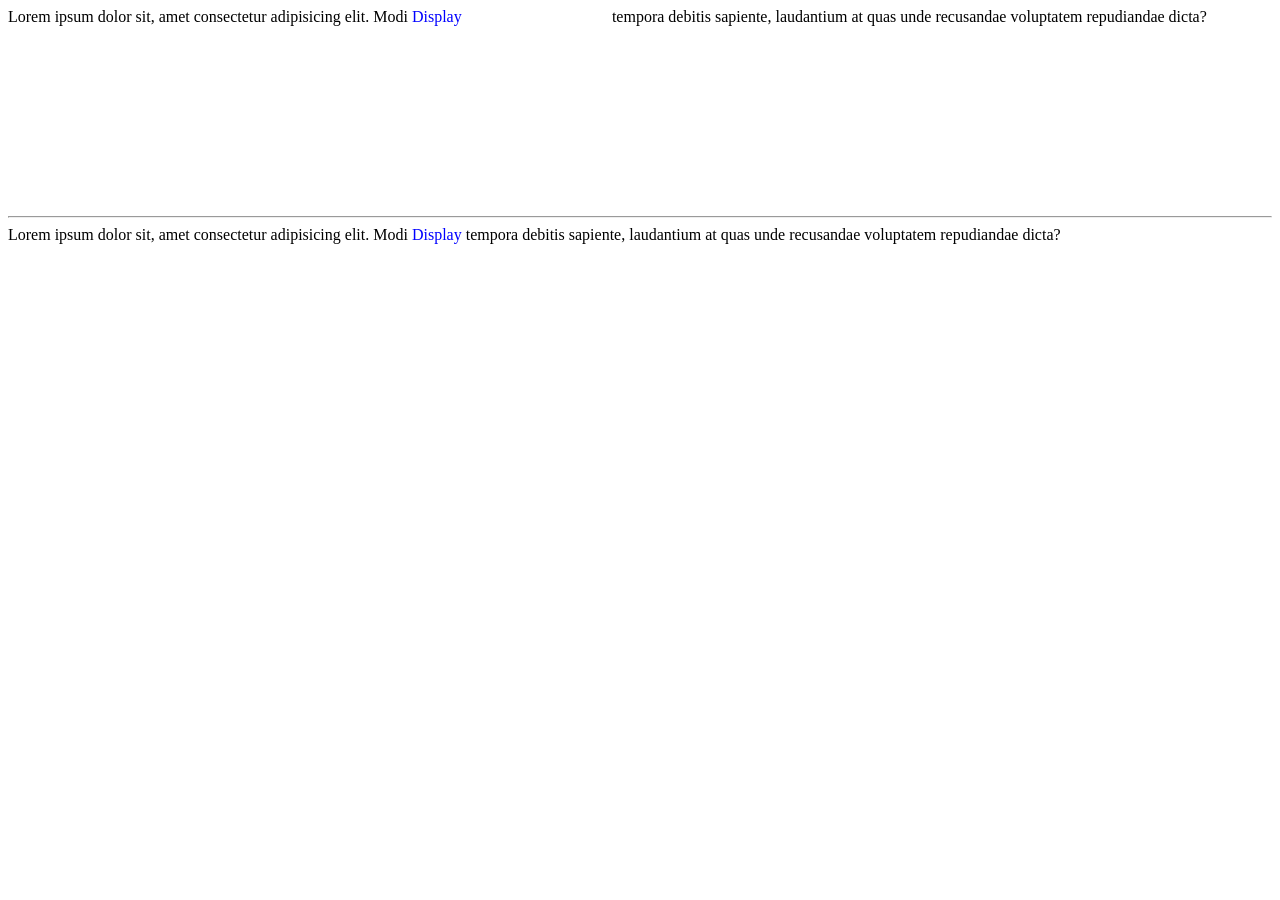
<file: 2_display_fundamental.html>
<!DOCTYPE html>
<html lang="en">
<head>
    <meta charset="UTF-8">
    <meta name="viewport" content="width=device-width, initial-scale=1.0">
    <title>Belajar Display Fundamental</title>
    <style>
        div{
            color: blue;
            display: inline-block;
            width: 200px;
            height: 200px;
        }

        span{
            color: blue;
        }
    </style>
    <!-- block vs inline -->
    <!-- div membawa display bawaaan block -->
    <!-- display: block akan langsung menyendiri atau langsung turun ke bawah -->
    <!-- span membawa display bawaaan inline -->
    <!-- dengan display inline-block kita bisa ubah panjang dan lebar dari div -->
</head>
<body>
    <section>
        Lorem ipsum dolor sit, amet consectetur adipisicing elit.
        Modi <div>Display</div>tempora debitis sapiente, laudantium
        at quas unde recusandae voluptatem repudiandae dicta?
        <hr>
        Lorem ipsum dolor sit, amet consectetur adipisicing elit.
        Modi <span>Display</span> tempora debitis sapiente, laudantium
        at quas unde recusandae voluptatem repudiandae dicta?
    </section>

    
</body>
</html>
</file>
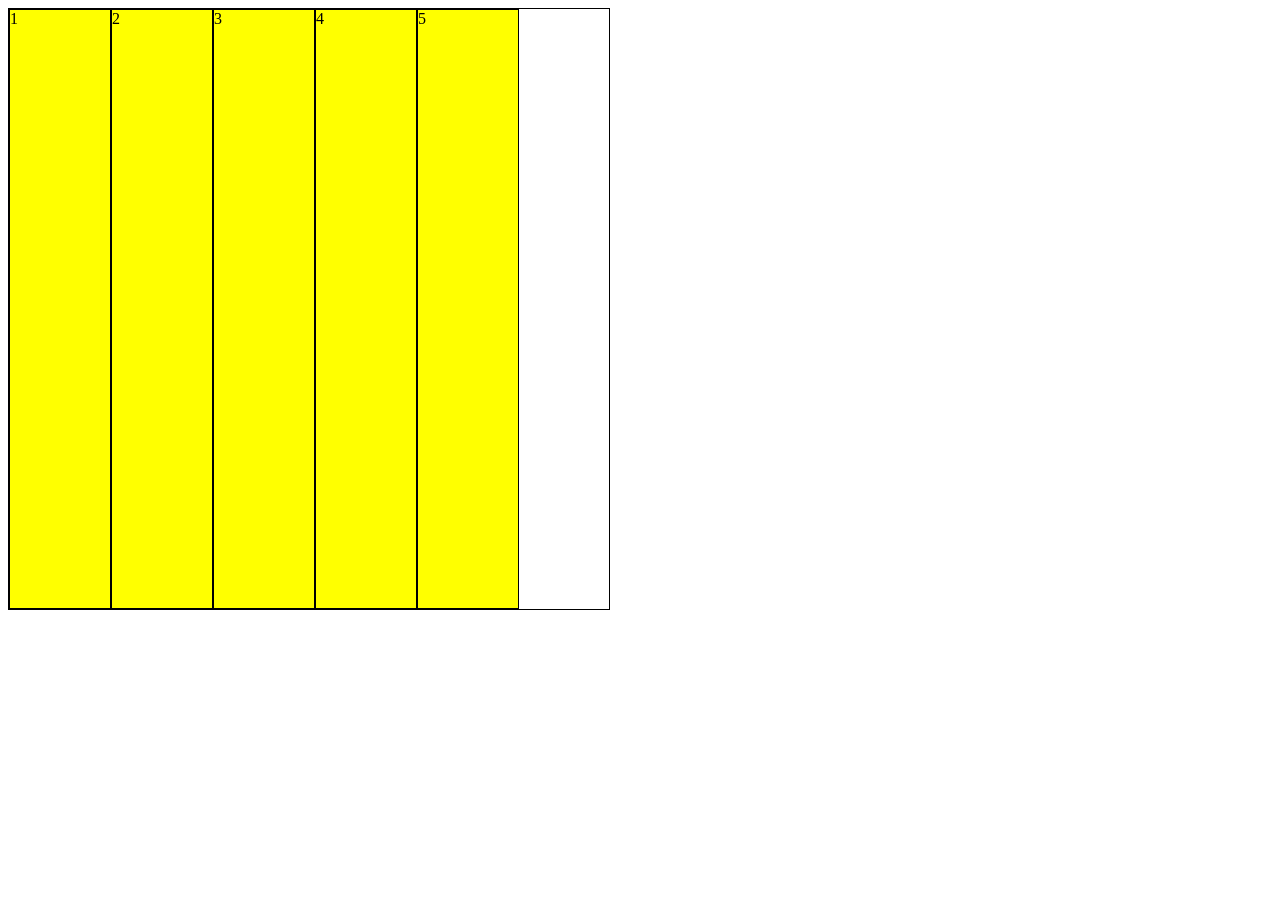
<file: 3_display_flex.html>
<!DOCTYPE html>
<html lang="en">
<head>
    <meta charset="UTF-8">
    <meta name="viewport" content="width=device-width, initial-scale=1.0">
    <title>Belajar Display Fundamental</title>
    <style>
        /* div{
            color: blue;
            display: inline-block;
            width: 200px;
            height: 200px;
        }

        span{
            color: blue;
        } */

        section {
            border: 1px solid black;
            width: 600px;
            height: 600px;
            display: flex; 
            /* display flex menyebabkan semua div menjadi satu baris ke kanan */
            flex-direction: row;
            /* flex-direction defaultnya adalah row, nilainya bisa juga row-reverse atau column-reverse*/
            flex-wrap: wrap;
            /* jika nilainya wrap maka dia tidak memaksakan satu baris tapi turun ke bawah atau tidak memaksakan sedangkan jika nowrap maka dia akan memaksakan satu baris */
            justify-content: flex-start;
            /* justify-content memiliki nilai default flex-start berfungsi untuk mengatur secara horizontal, untuk memindahkannya ke kanan maka dengan flex-end, selain itu nilainya bisa juga center, space-around (memberikan jarak antar div), space between, space-evenly */
            align-items: stretch;
            /* align-items memiliki nilai default flex-start fungsinya untuk menyesuaikan/mengatur secara vertikal, jika nilainya stretch maka tinggi div akan menyesuaikan dengan tinggi section, dan untuk menggunakan strecth ini maka kita hapus dulu tinggi dari div nya, 
            tapi kalau dia tidak memiliki tinggi tapi menggunakan selain stretch maka tingginya akan menyesuaikan dengan kontennya */
        }

        div {
            width: 100px;
            /* height: 100px; */
            background-color: yellow;
            border: 1px solid black
        }

    </style>

</head>
<body>

    <section>
        <div>1</div>
        <div>2</div>
        <div>3</div>
        <div>4</div>
        <div>5</div>
    </section>
    <!-- <section>
        Lorem ipsum dolor sit, amet consectetur adipisicing elit.
        Modi <div>Display</div>tempora debitis sapiente, laudantium
        at quas unde recusandae voluptatem repudiandae dicta?
        <hr>
        Lorem ipsum dolor sit, amet consectetur adipisicing elit.
        Modi <span>Display</span> tempora debitis sapiente, laudantium
        at quas unde recusandae voluptatem repudiandae dicta?
    </section> -->

    
</body>
</html>
</file>
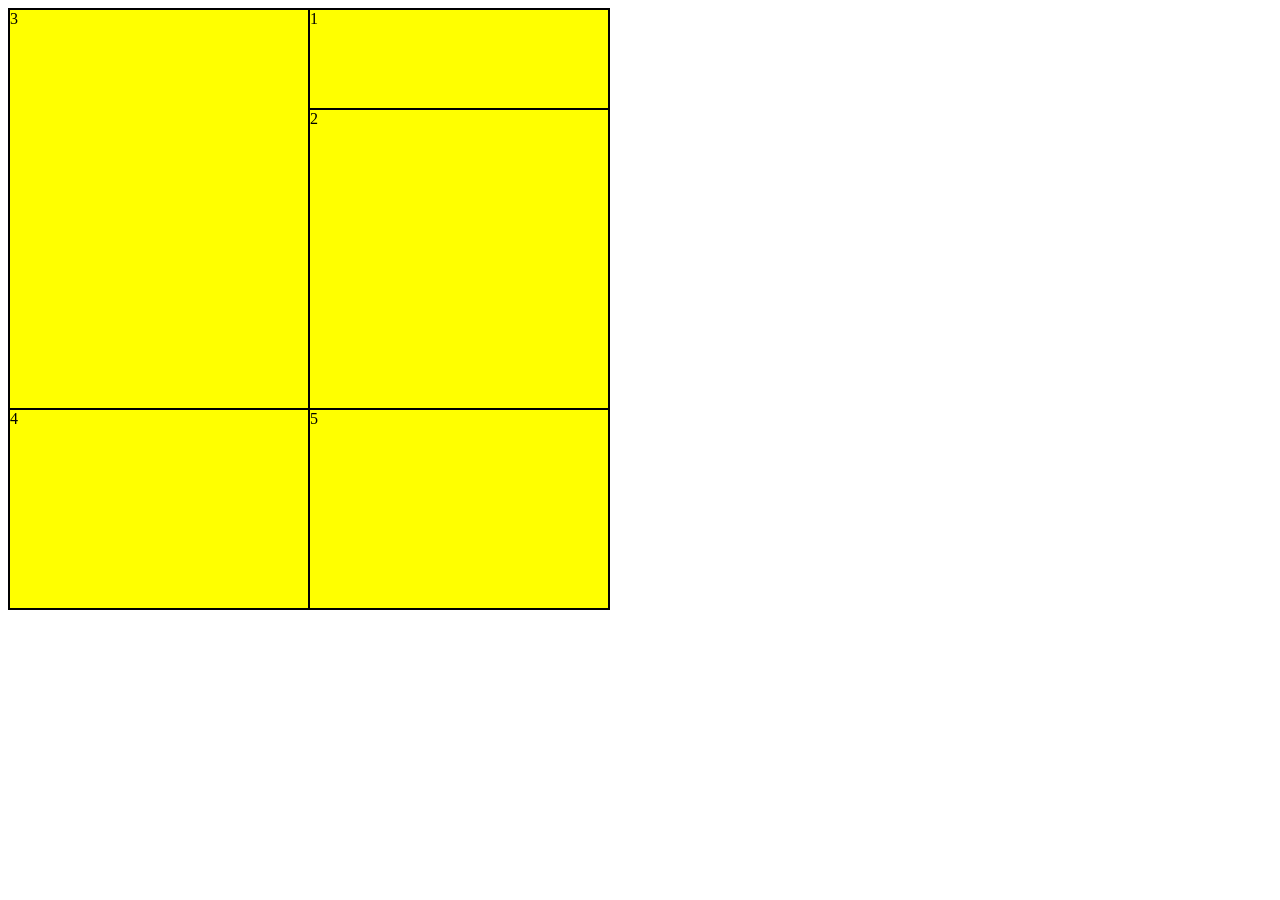
<file: 4_display_grid.html>
<!DOCTYPE html>
<html lang="en">
<head>
    <meta charset="UTF-8">
    <meta name="viewport" content="width=device-width, initial-scale=1.0">
    <title>Belajar Display Fundamental</title>
    <style>
        /* div{
            color: blue;
            display: inline-block;
            width: 200px;
            height: 200px;
        }

        span{
            color: blue;
        } */

        section {
            border: 1px solid black;
            width: 600px;
            height: 600px;
            display: grid; 
            /* grid-template-columns: 1fr 2fr; */
            /* maksud dari kode di atas bahwa akan terbagi menjadi dua kolom, kolom pertama sebesar 1 fr dan kolom kedua 2fr
            fr merupakan satuan yang membagi berdasarkan bagian, sehingga pada contoh di atas ada 3 kolom yang dibagi 1 : 2 */
           
            grid-auto-columns: repeat(2, 1fr);
            /* selain menggunakan grid-template-columns: 1fr 2fr; juga bisa dengan repeat */
            grid-template-rows: 1fr 3fr 2fr;

            grid-template-areas: 
            "tiga satu"
            "tiga dua"
            "empat lima"
            ;

            /* satu tanda petik artinya satu baris */
            
        }

        div {
            /* width: 100px; */
            /* height: 100px; */
            background-color: yellow;
            border: 1px solid black
        }

        #satu{
            grid-area: satu;
        }

        #dua{
            grid-area: dua;
        }

        #tiga{
            grid-area: tiga;
        }

        #empat{
            grid-area: empat;
        }

        #lima{
            grid-area: lima;
        }

    </style>

</head>
<body>

    <section>
        <div id="satu">1</div>
        <div id="dua">2</div>
        <div id="tiga">3</div>
        <div id="empat">4</div>
        <div id="lima">5</div>
    </section>

</body>
</html>
</file>
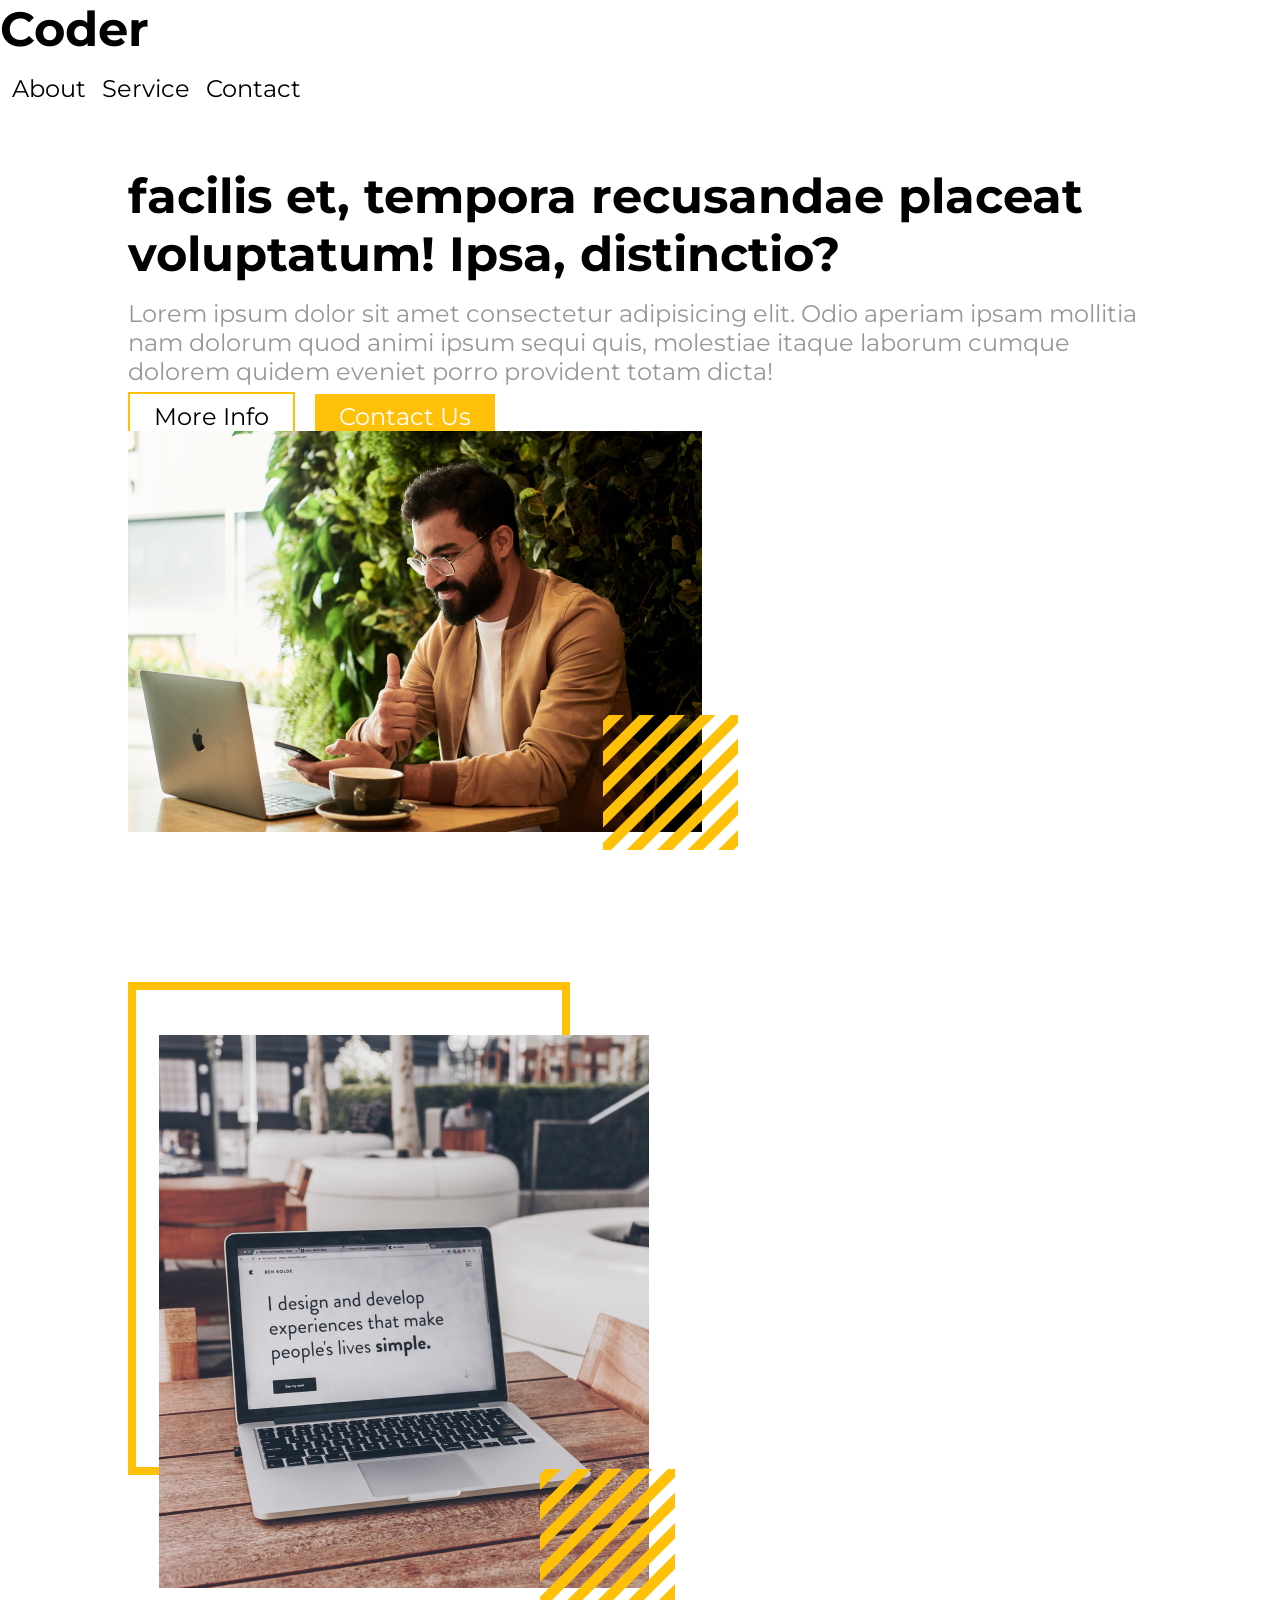
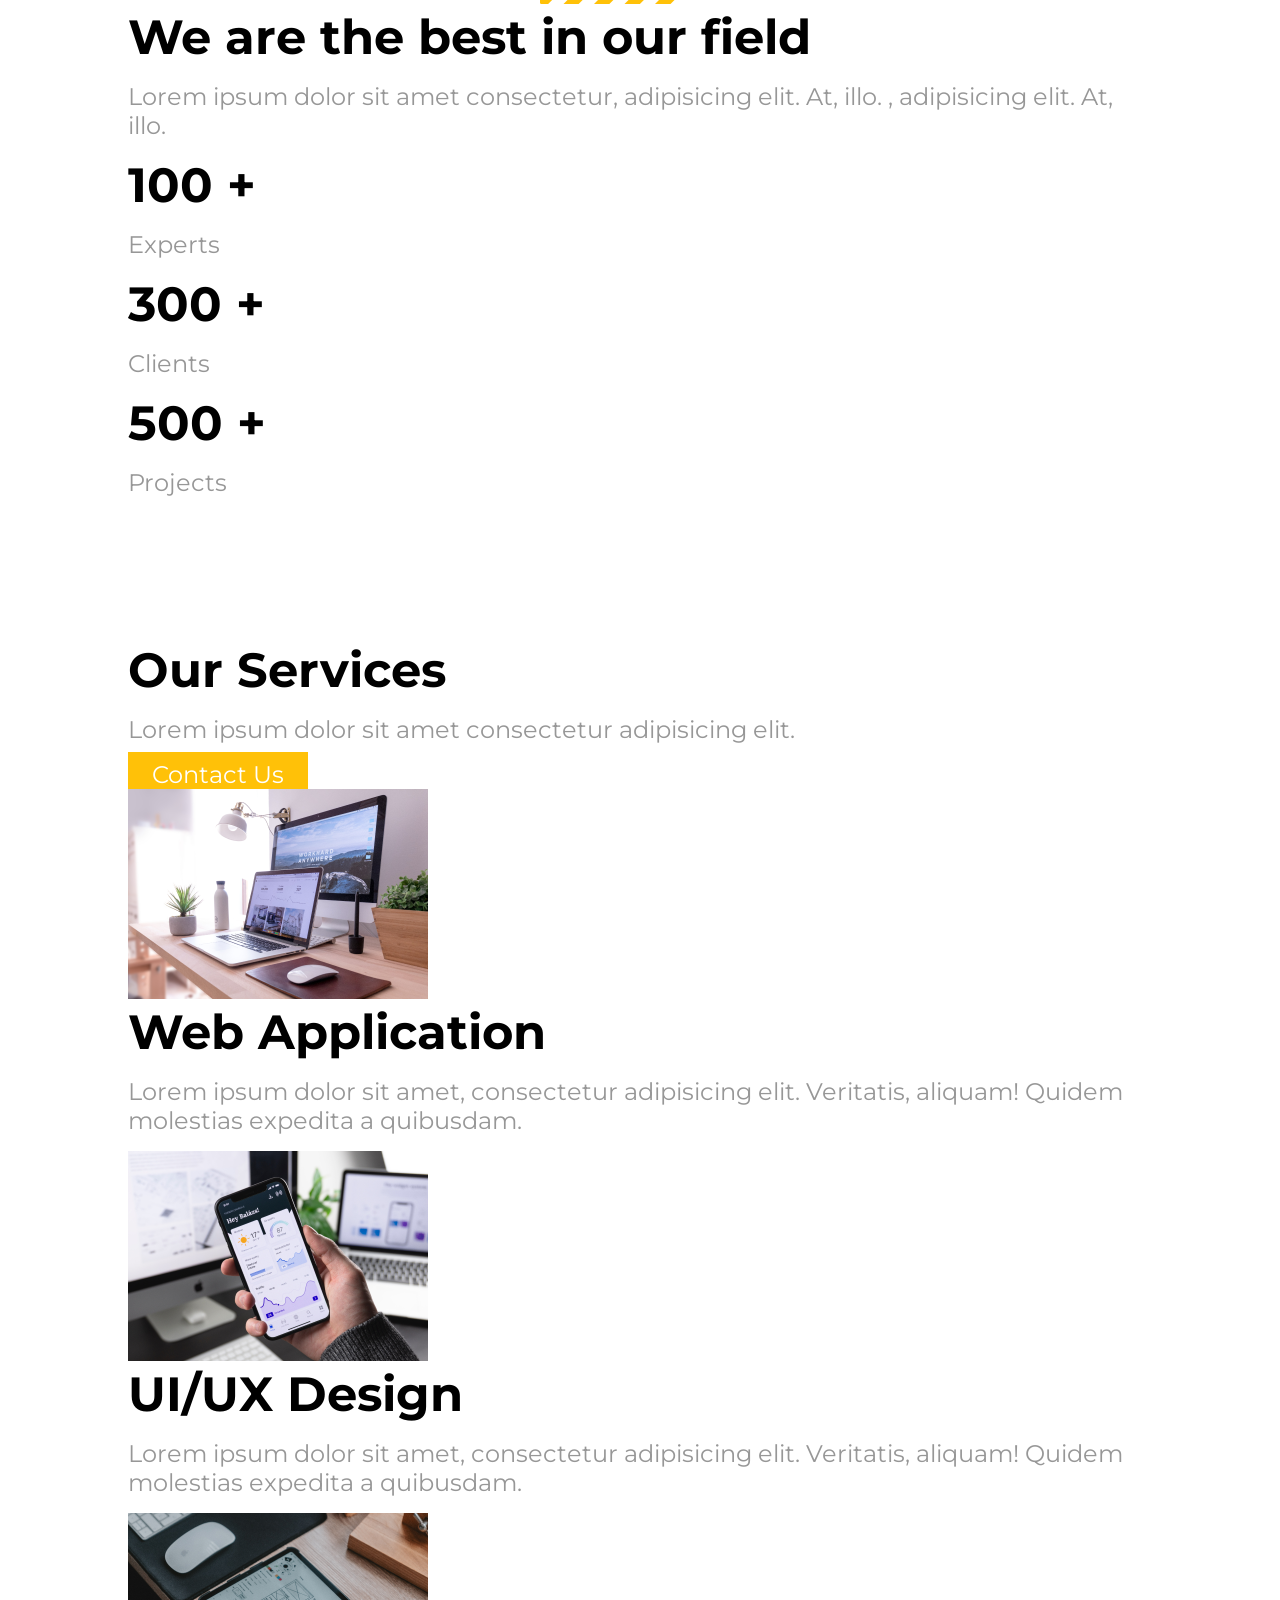
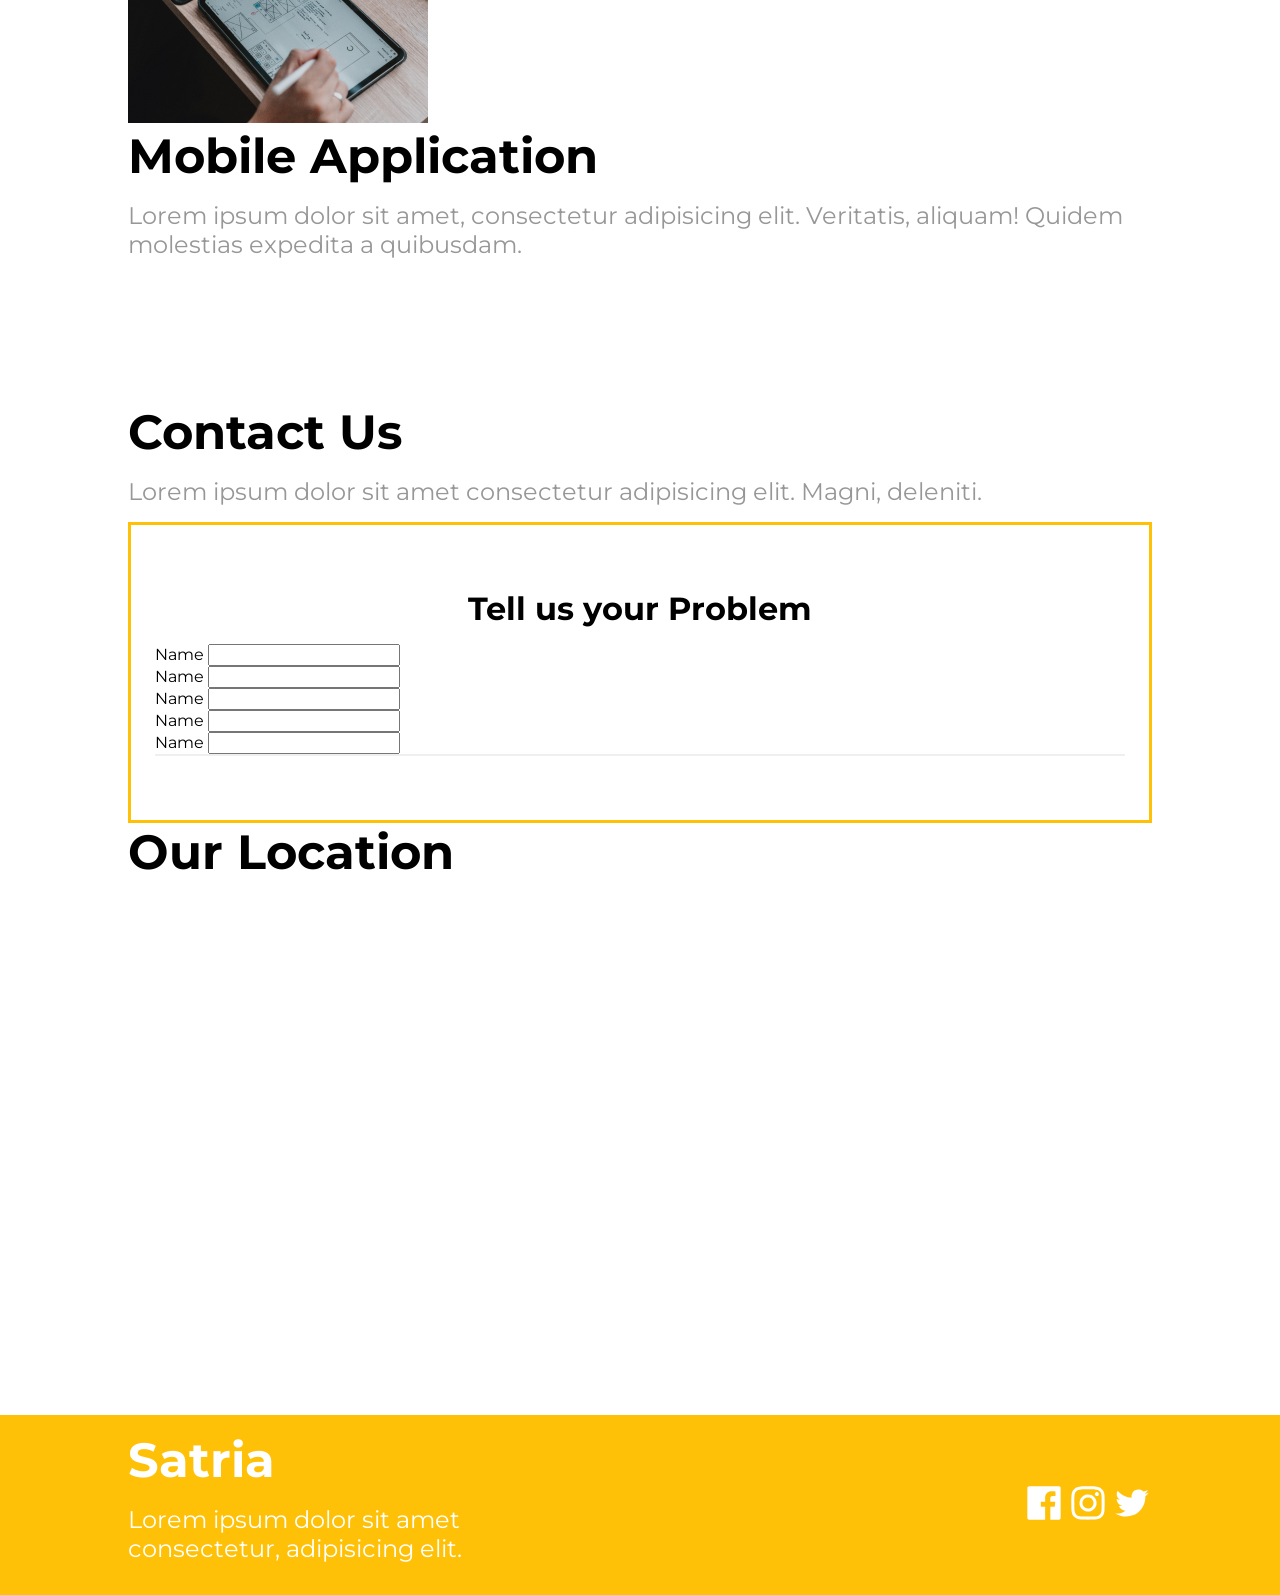
<file: 5_proyek_2.html>
<!-- copy dulu code dari file 1_proyek_1.html -->

<!DOCTYPE html>
<html lang="en">
<head>
    <meta charset="UTF-8">
    <meta name="viewport" content="width=device-width, initial-scale=1.0">
    <title>Coder</title>
    <link rel="preconnect" href="https://fonts.googleapis.com">
    <link rel="preconnect" href="https://fonts.gstatic.com" crossorigin>
    <link href="https://fonts.googleapis.com/css2?family=Montserrat:ital,wght@0,100..900;1,100..900&family=Poppins:wght@300;400;500;600;700;800;900&display=swap" rel="stylesheet">
    <link rel="stylesheet" href="style.css">
</head>
<body>
    <header>
        <h1>Coder</h1>
        <nav>
            <a href="">About</a>
            <a href="">Service</a>
            <a href="">Contact</a>

        </nav>
    </header>
    <section class="landing">
        <div>
            <h1>facilis et, tempora recusandae placeat voluptatum! Ipsa, distinctio?</h1>
            <p>Lorem ipsum dolor sit amet consectetur adipisicing elit. Odio aperiam ipsam mollitia nam dolorum quod animi ipsum sequi quis, molestiae itaque laborum cumque dolorem quidem eveniet porro provident totam dicta!</p>
            <div>
                <a class="btn btn-alt" href="">More Info</a>
                <a class="btn" href="">Contact Us</a>
            </div>
        </div>
        <div>
            <img src="images/landing.png" alt="Landing Image">
        </div>
    </section>

    <section>
        <div>
            <img src="images/about.png" alt="">
        </div>
        <div>
            <h1>We are the best in our field</h1>
            <p>Lorem ipsum dolor sit amet consectetur, adipisicing elit. At, illo. , adipisicing elit. At, illo.</p>
            <div>
                <div>
                    <h1>100 +</h1>
                    <div></div>
                    <p>Experts</p>
                </div>
                <div>
                    <h1>300 +</h1>
                    <div></div>
                    <p>Clients</p>
                </div>
                <div>
                    <h1>500 +</h1>
                    <div></div>
                    <p>Projects</p>
                </div>
            </div>
        </div>
    </section>

    <section>
        <div>
            <div>
                <h1>Our Services</h1>
                <p>Lorem ipsum dolor sit amet consectetur adipisicing elit.</p>
            </div>
            <a href="" class="btn">Contact Us</a>
        </div>
        <div>
            <div>
                <img src="images/service1.png" alt="">
                <h1>Web Application</h1>
                <p>Lorem ipsum dolor sit amet, consectetur adipisicing elit. Veritatis, aliquam! Quidem molestias expedita a quibusdam.</p>
            </div>
            <div>
                <img src="images/service2.png" alt="">
                <h1>UI/UX Design</h1>
                <p>Lorem ipsum dolor sit amet, consectetur adipisicing elit. Veritatis, aliquam! Quidem molestias expedita a quibusdam.</p>
            </div>
            <div>
                <img src="images/service3.png" alt="">
                <h1>Mobile Application</h1>
                <p>Lorem ipsum dolor sit amet, consectetur adipisicing elit. Veritatis, aliquam! Quidem molestias expedita a quibusdam.</p>
            </div>
        </div>
    </section>

    <section>
        <h1>Contact Us</h1>
        <p>Lorem ipsum dolor sit amet consectetur adipisicing elit. Magni, deleniti.</p>
        <div>
            <div>
                <form action="">
                    <h1>Tell us your Problem</h1>
                    <div>
                        <div>
                            <label for="">Name</label>
                            <input type="text">
                        </div>
                        <div>
                            <label for="">Name</label>
                            <input type="text">
                        </div>
                        <div>
                            <label for="">Name</label>
                            <input type="text">
                        </div>
                        <div>
                            <label for="">Name</label>
                            <input type="text">
                        </div>
                        <div>
                            <label for="">Name</label>
                            <input type="text">
                        </div>
                    </div>
                    <button></button>
                </form>
            </div>
            <div>
                <h1>Our Location</h1>
                <iframe src="https://www.google.com/maps/embed?pb=!1m18!1m12!1m3!1d3983.0310403794024!2d114.62615357366396!3d-3.342493241328066!2m3!1f0!2f0!3f0!3m2!1i1024!2i768!4f13.1!3m3!1m2!1s0x2de426b0e6f405a1%3A0x3a8f7f2bc2d70ffa!2sKPKNL%20Banjarmasin!5e0!3m2!1sen!2sid!4v1707985629302!5m2!1sen!2sid" width="600" height="450" style="border:0;" allowfullscreen="" loading="lazy" referrerpolicy="no-referrer-when-downgrade"></iframe>
            </div>
        </div>
    </section>

    <footer>
        <div>
            <h1>Satria</h1>
            <p>Lorem ipsum dolor sit amet consectetur, adipisicing elit. </p>
        </div>
        <div>
            <img src="images/Facebook.svg" alt="">
            <img src="images/Instagram.svg" alt="">
            <img src="images/Twitter.svg" alt="">
        </div>
    </footer>
    
</body>
</html>
</file>
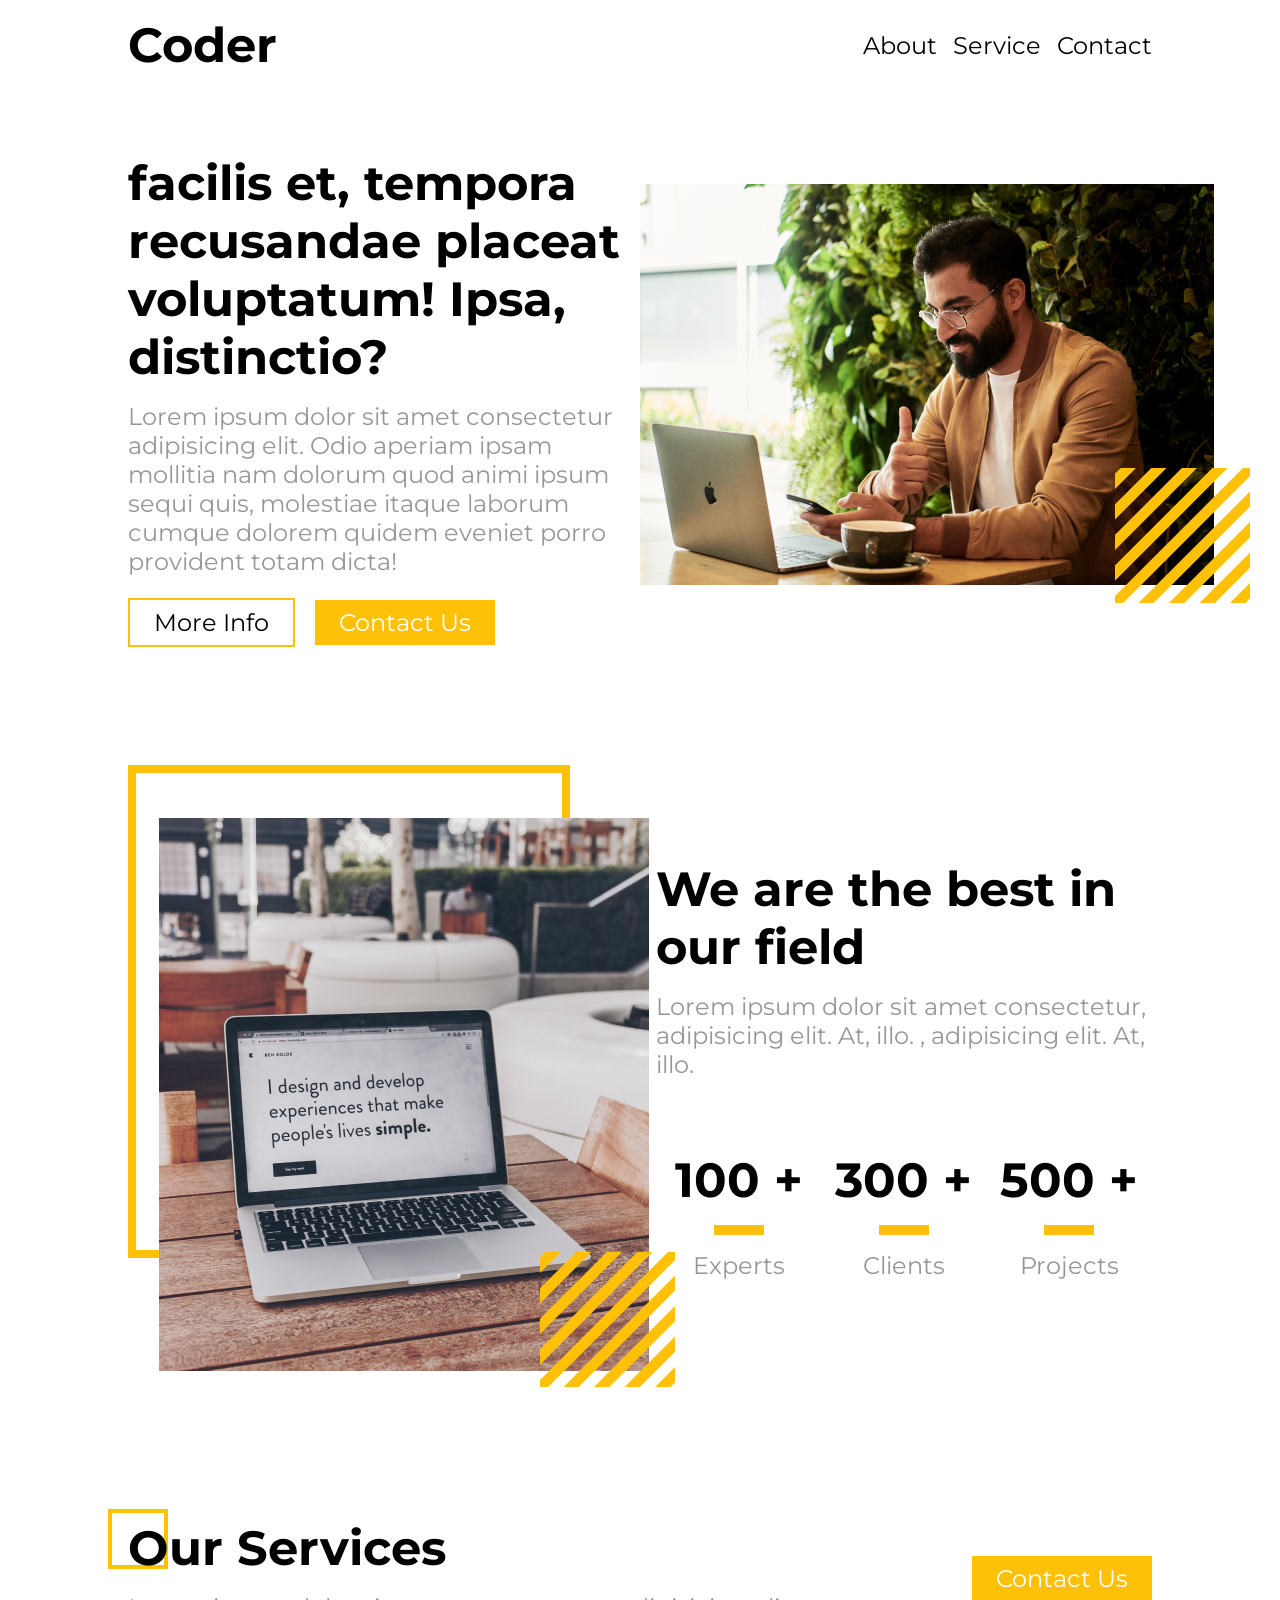
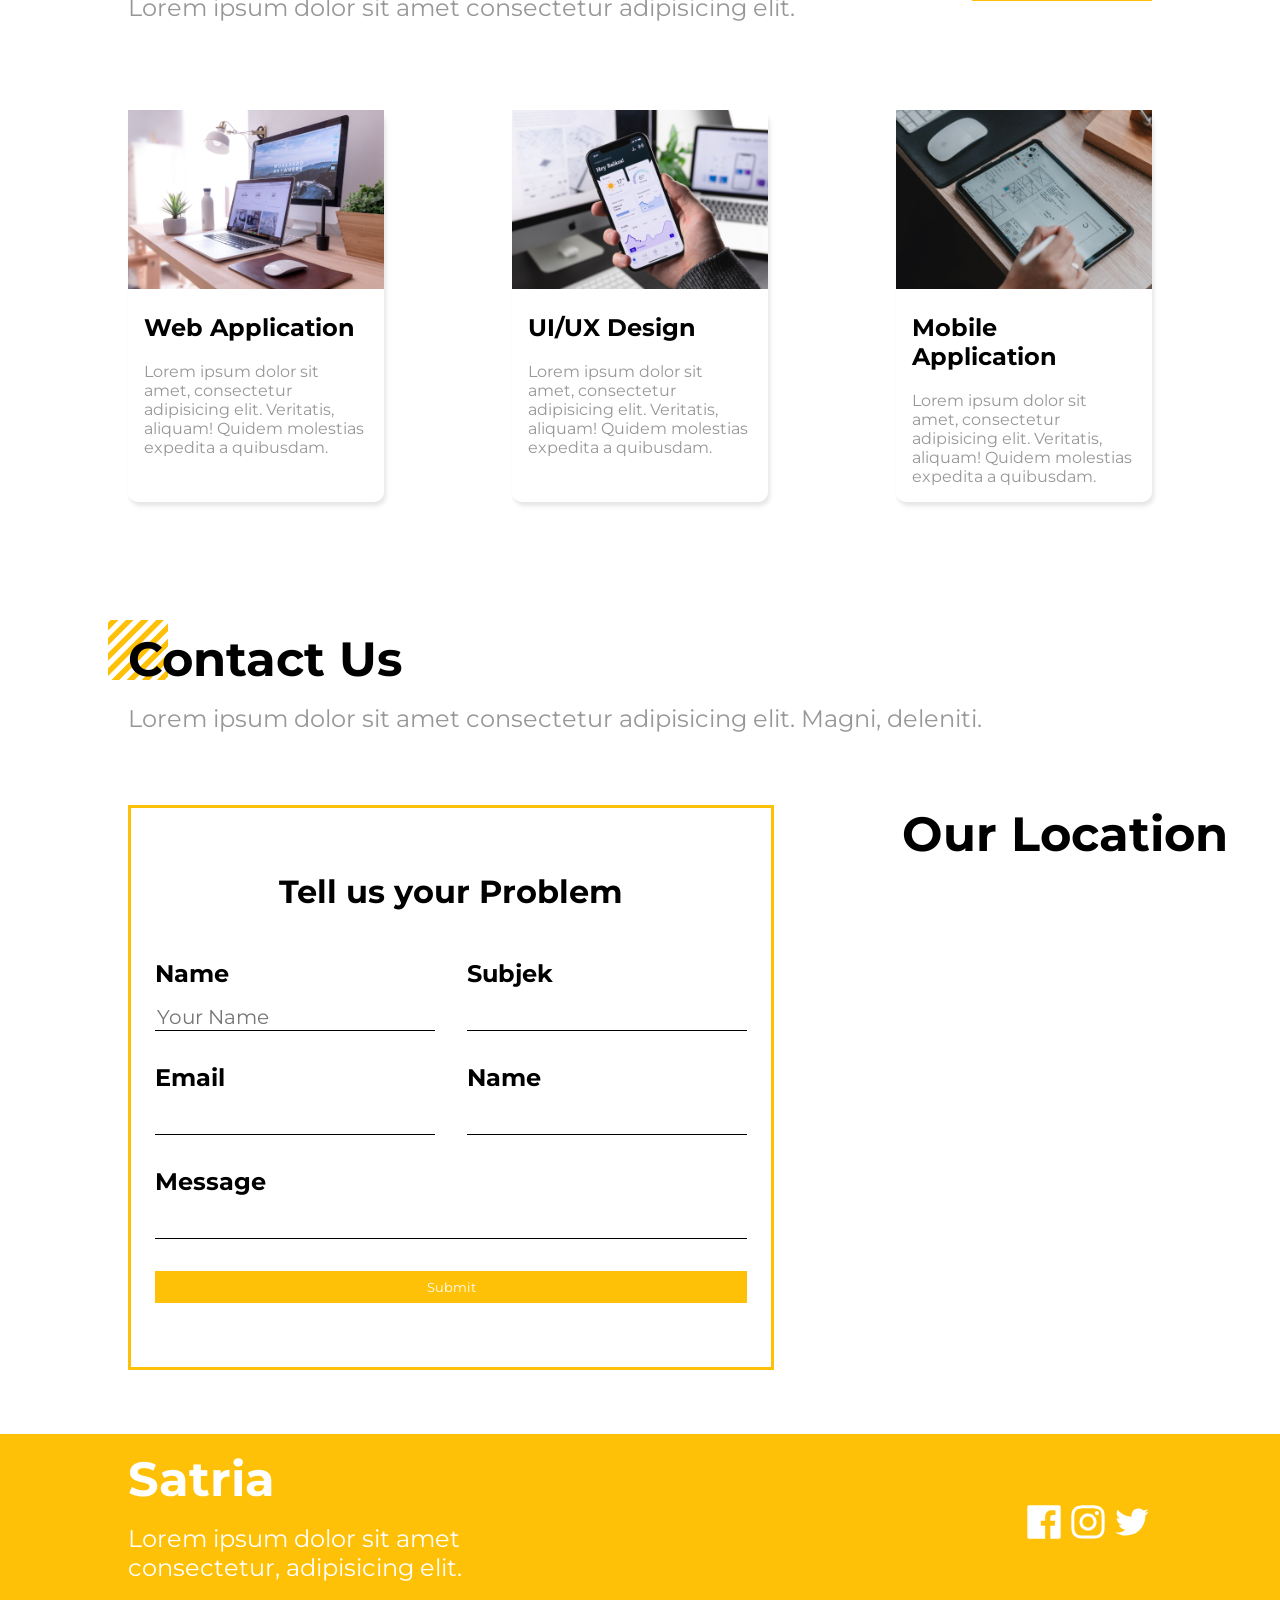
<file: 6_proyek_3.html>
<!-- copy dulu code dari file 1_proyek_1.html -->

<!DOCTYPE html>
<html lang="en">
<head>
    <meta charset="UTF-8">
    <meta name="viewport" content="width=device-width, initial-scale=1.0">
    <title>Coder</title>
    <link rel="preconnect" href="https://fonts.googleapis.com">
    <link rel="preconnect" href="https://fonts.gstatic.com" crossorigin>
    <link href="https://fonts.googleapis.com/css2?family=Montserrat:ital,wght@0,100..900;1,100..900&family=Poppins:wght@300;400;500;600;700;800;900&display=swap" rel="stylesheet">
    <link rel="stylesheet" href="style.css">
</head>
<body>
    <header id="header">
        <h1>Coder</h1>
        <nav>
            <a href="">About</a>
            <a href="">Service</a>
            <a href="">Contact</a>

        </nav>
    </header>
    <section id="landing">
        <div>
            <h1>facilis et, tempora recusandae placeat voluptatum! Ipsa, distinctio?</h1>
            <p>Lorem ipsum dolor sit amet consectetur adipisicing elit. Odio aperiam ipsam mollitia nam dolorum quod animi ipsum sequi quis, molestiae itaque laborum cumque dolorem quidem eveniet porro provident totam dicta!</p>
            <div>
                <a class="btn btn-alt" href="">More Info</a>
                <a class="btn" href="">Contact Us</a>
            </div>
        </div>
        <div>
            <img src="images/landing.png" alt="Landing Image">
        </div>
    </section>

    <section id="about">
        <div>
            <img src="images/about.png" alt="">
        </div>
        <div>
            <h1>We are the best in our field</h1>
            <p>Lorem ipsum dolor sit amet consectetur, adipisicing elit. At, illo. , adipisicing elit. At, illo.</p>
            <div id="about-stats">
                <div class="about-stats-item">
                    <h1>100 +</h1>
                    <div></div>
                    <p>Experts</p>
                </div>
                <div class="about-stats-item">
                    <h1>300 +</h1>
                    <div></div>
                    <p>Clients</p>
                </div>
                <div class="about-stats-item">
                    <h1>500 +</h1>
                    <div></div>
                    <p>Projects</p>
                </div>
            </div>
        </div>
    </section>

    <section id="service">
        <div class="service-header">
            <div>
                <h1>Our Services</h1>
                <p>Lorem ipsum dolor sit amet consectetur adipisicing elit.</p>
            </div>
            <a href="" class="btn">Contact Us</a>
        </div>
        <div class="service-detail">
            <div class="service-detail-item">
                <img src="images/service1.png" alt="">
                <h2>Web Application</h1>
                <p>Lorem ipsum dolor sit amet, consectetur adipisicing elit. Veritatis, aliquam! Quidem molestias expedita a quibusdam.</p>
            </div>
            <div class="service-detail-item">
                <img src="images/service2.png" alt="">
                <h2>UI/UX Design</h1>
                <p>Lorem ipsum dolor sit amet, consectetur adipisicing elit. Veritatis, aliquam! Quidem molestias expedita a quibusdam.</p>
            </div>
            <div class="service-detail-item">
                <img src="images/service3.png" alt="">
                <h2>Mobile Application</h1>
                <p>Lorem ipsum dolor sit amet, consectetur adipisicing elit. Veritatis, aliquam! Quidem molestias expedita a quibusdam.</p>
            </div>
        </div>
    </section>

    <section id="contact">
        <h1>Contact Us</h1>
        <p>Lorem ipsum dolor sit amet consectetur adipisicing elit. Magni, deleniti.</p>
        <div class="contact-detail">
      
                <form action="">
                    <h1>Tell us your Problem</h1>
                    <div class="form-group">
                        <div id="input-name" class="input-group">
                            <label for="">Name</label>
                            <input type="text" placeholder="Your Name">
                        </div>
                        <div id="input-subjek" class="input-group">
                            <label for="">Subjek</label>
                            <input type="text">
                        </div>
                        <div id="input-email" class="input-group">
                            <label for="">Email</label>
                            <input type="text">
                        </div>
                        <div id="input-phone" class="input-group">
                            <label for="">Name</label>
                            <input type="text">
                        </div>
                        <div id="input-message" class="input-group">
                            <label for="">Message</label>
                            <input type="text">
                        </div>

                    </div>
                    <button class="btn">Submit</button>
                </form>
            <div>
                <h1>Our Location</h1>
                <iframe src="https://www.google.com/maps/embed?pb=!1m18!1m12!1m3!1d3983.0310403794024!2d114.62615357366396!3d-3.342493241328066!2m3!1f0!2f0!3f0!3m2!1i1024!2i768!4f13.1!3m3!1m2!1s0x2de426b0e6f405a1%3A0x3a8f7f2bc2d70ffa!2sKPKNL%20Banjarmasin!5e0!3m2!1sen!2sid!4v1707985629302!5m2!1sen!2sid" width="600" height="450" style="border:0;" allowfullscreen="" loading="lazy" referrerpolicy="no-referrer-when-downgrade"></iframe>
            </div>
        </div>
    </section>

    <footer>
        <div>
            <h1>Satria</h1>
            <p>Lorem ipsum dolor sit amet consectetur, adipisicing elit. </p>
        </div>
        <div class="social-icons">
            <img src="images/Facebook.svg" alt="">
            <img src="images/Instagram.svg" alt="">
            <img src="images/Twitter.svg" alt="">
        </div>
    </footer>
    
</body>
</html>
</file>
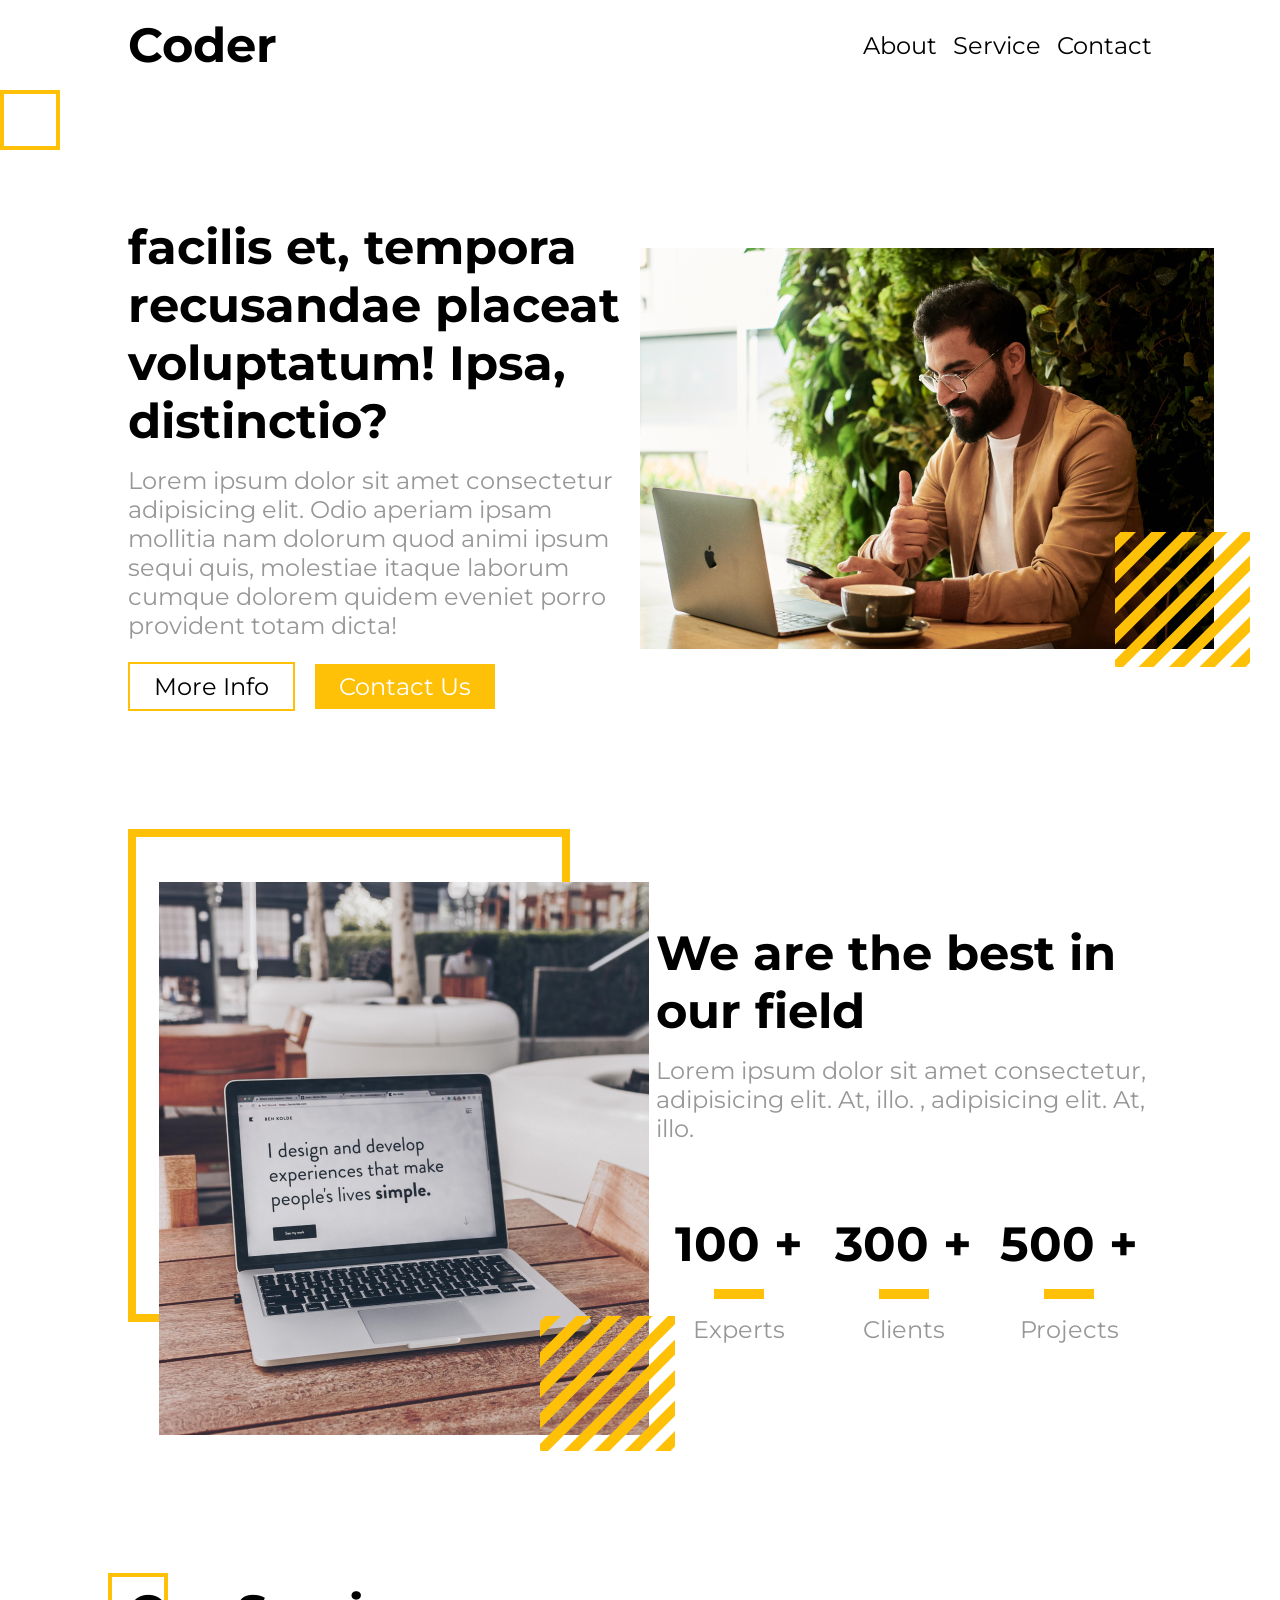
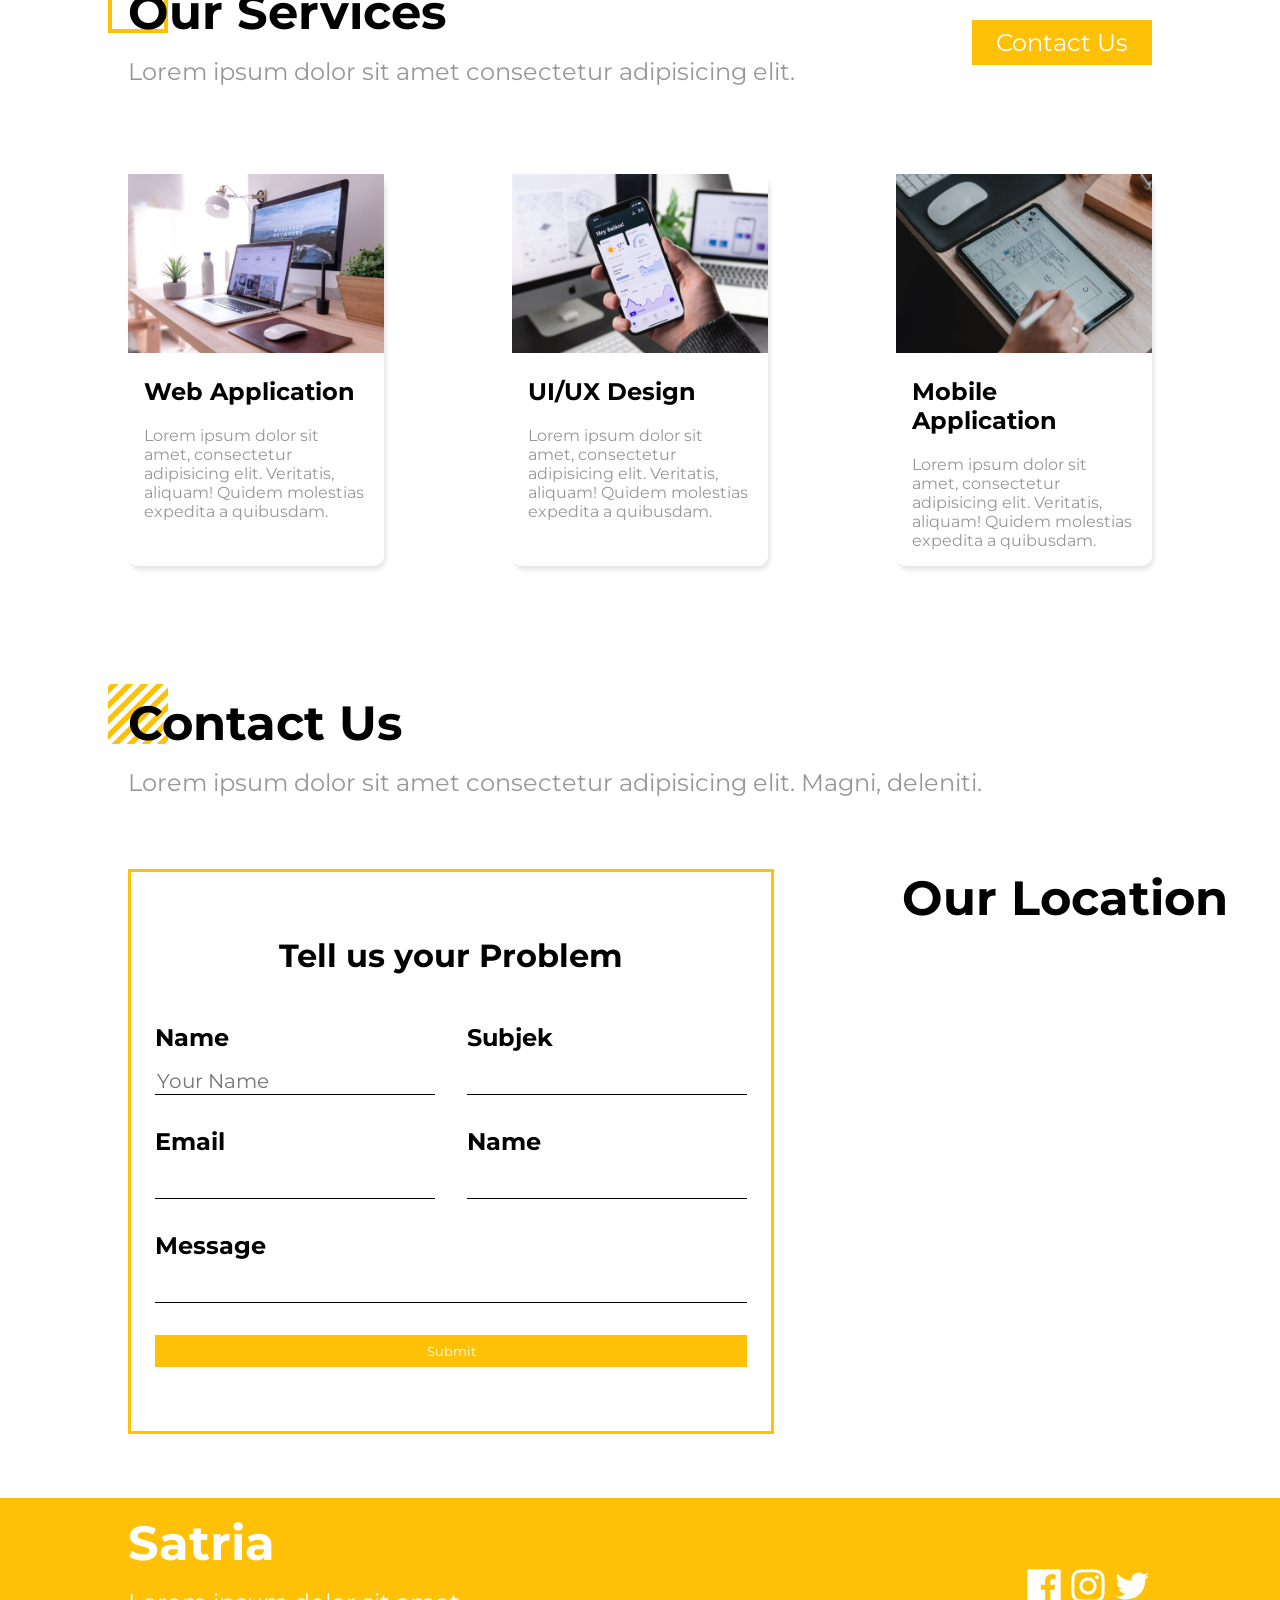
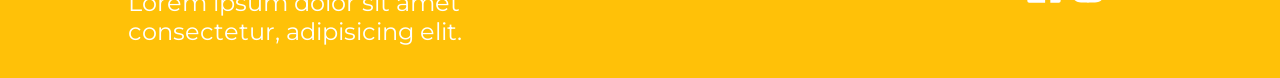
<file: 7_position.html>
<!-- copy dulu code dari file 1_proyek_1.html -->

<!DOCTYPE html>
<html lang="en">
<head>
    <meta charset="UTF-8">
    <meta name="viewport" content="width=device-width, initial-scale=1.0">
    <title>Coder</title>
    <link rel="preconnect" href="https://fonts.googleapis.com">
    <link rel="preconnect" href="https://fonts.gstatic.com" crossorigin>
    <link href="https://fonts.googleapis.com/css2?family=Montserrat:ital,wght@0,100..900;1,100..900&family=Poppins:wght@300;400;500;600;700;800;900&display=swap" rel="stylesheet">
    <link rel="stylesheet" href="style.css">
</head>
<body>
    <header id="header">
        <h1>Coder</h1>
        <nav>
            <a href="">About</a>
            <a href="">Service</a>
            <a href="">Contact</a>

        </nav>
    </header>
    <div id="dummy">
        <img src="images/accent1.svg" alt="">
    </div>
    <section id="landing">
        <div>
            <h1>facilis et, tempora recusandae placeat voluptatum! Ipsa, distinctio?</h1>
            <p>Lorem ipsum dolor sit amet consectetur adipisicing elit. Odio aperiam ipsam mollitia nam dolorum quod animi ipsum sequi quis, molestiae itaque laborum cumque dolorem quidem eveniet porro provident totam dicta!</p>
            <div>
                <a class="btn btn-alt" href="">More Info</a>
                <a class="btn" href="">Contact Us</a>
            </div>
        </div>
        <div>
            <img src="images/landing.png" alt="Landing Image">
        </div>
    </section>

    <section id="about">
        <div>
            <img src="images/about.png" alt="">
        </div>
        <div>
            <h1>We are the best in our field</h1>
            <p>Lorem ipsum dolor sit amet consectetur, adipisicing elit. At, illo. , adipisicing elit. At, illo.</p>
            <div id="about-stats">
                <div class="about-stats-item">
                    <h1>100 +</h1>
                    <div></div>
                    <p>Experts</p>
                </div>
                <div class="about-stats-item">
                    <h1>300 +</h1>
                    <div></div>
                    <p>Clients</p>
                </div>
                <div class="about-stats-item">
                    <h1>500 +</h1>
                    <div></div>
                    <p>Projects</p>
                </div>
            </div>
        </div>
    </section>

    <section id="service">
        <div class="service-header">
            <div>
                <h1>Our Services</h1>
                <p>Lorem ipsum dolor sit amet consectetur adipisicing elit.</p>
            </div>
            <a href="" class="btn">Contact Us</a>
        </div>
        <div class="service-detail">
            <div class="service-detail-item">
                <img src="images/service1.png" alt="">
                <h2>Web Application</h1>
                <p>Lorem ipsum dolor sit amet, consectetur adipisicing elit. Veritatis, aliquam! Quidem molestias expedita a quibusdam.</p>
            </div>
            <div class="service-detail-item">
                <img src="images/service2.png" alt="">
                <h2>UI/UX Design</h1>
                <p>Lorem ipsum dolor sit amet, consectetur adipisicing elit. Veritatis, aliquam! Quidem molestias expedita a quibusdam.</p>
            </div>
            <div class="service-detail-item">
                <img src="images/service3.png" alt="">
                <h2>Mobile Application</h1>
                <p>Lorem ipsum dolor sit amet, consectetur adipisicing elit. Veritatis, aliquam! Quidem molestias expedita a quibusdam.</p>
            </div>
        </div>
    </section>

    <section id="contact">
        <h1>Contact Us</h1>
        <p>Lorem ipsum dolor sit amet consectetur adipisicing elit. Magni, deleniti.</p>
        <div class="contact-detail">
      
                <form action="">
                    <h1>Tell us your Problem</h1>
                    <div class="form-group">
                        <div id="input-name" class="input-group">
                            <label for="">Name</label>
                            <input type="text" placeholder="Your Name">
                        </div>
                        <div id="input-subjek" class="input-group">
                            <label for="">Subjek</label>
                            <input type="text">
                        </div>
                        <div id="input-email" class="input-group">
                            <label for="">Email</label>
                            <input type="text">
                        </div>
                        <div id="input-phone" class="input-group">
                            <label for="">Name</label>
                            <input type="text">
                        </div>
                        <div id="input-message" class="input-group">
                            <label for="">Message</label>
                            <input type="text">
                        </div>

                    </div>
                    <button class="btn">Submit</button>
                </form>
            <div>
                <h1>Our Location</h1>
                <iframe src="https://www.google.com/maps/embed?pb=!1m18!1m12!1m3!1d3983.0310403794024!2d114.62615357366396!3d-3.342493241328066!2m3!1f0!2f0!3f0!3m2!1i1024!2i768!4f13.1!3m3!1m2!1s0x2de426b0e6f405a1%3A0x3a8f7f2bc2d70ffa!2sKPKNL%20Banjarmasin!5e0!3m2!1sen!2sid!4v1707985629302!5m2!1sen!2sid" width="600" height="450" style="border:0;" allowfullscreen="" loading="lazy" referrerpolicy="no-referrer-when-downgrade"></iframe>
            </div>
        </div>
    </section>

    <footer>
        <div>
            <h1>Satria</h1>
            <p>Lorem ipsum dolor sit amet consectetur, adipisicing elit. </p>
        </div>
        <div class="social-icons">
            <img src="images/Facebook.svg" alt="">
            <img src="images/Instagram.svg" alt="">
            <img src="images/Twitter.svg" alt="">
        </div>
    </footer>
    
</body>
</html>
</file>
<file: style.css>
*{
    font-family: "Montserrat";
}

html, body{
    padding: 0;
    margin: 0;
}

/* #dummy{
    width: 500px;
    height: 500px;
    background-color: red; */
    /* position: static; */
    /* position secara default memiliki value static */
    /* position: relative; */
    /* left: 100px; */
    /* top: 0; */
    /* kalau position static kita tidak bisa menggunakan left, right, top, bottom sehingga kita pakai relative dia akan relatif terhadap viewport*/
    /* position: fixed; */
    /* jika menggunakan fixed maka tempatnya hanya sebatas kotak itu doang */
    /* position: sticky; */
    /* position sticky mirip dengan fixed bedanya ketika kita menggunakan position fixed dengan top nilainya nol maka dia akan menempel dengan viewport
    tapi kalau kita menggunakan sticky dia akan reversi tempatnya dan ketika kita scroll akan menyentuh atas viewport jika top nya 0 */
    /* position: relative; */
    /* position absoulte mirip dengan fixed bedanya ketika discroll dia tidak ikut dan dia relatif dengan parentnya */
/* } */

/* #dummy img{
    position: absolute; */
    /* dia akan relatif terhadap parent dalam hal ini dummy yang memiliki position relative */
    /* right :0px;
} */

h1 {
    font-weight: 700;
    font-size: 48px;
    /* font-style: italic; */
    margin: 0 0 16px 0;

}

a {
    text-decoration: none;
    color: black;
    font-size: 24px;
}

section{
    /* background-image: url("https://images.unsplash.com/photo-1707343843598-39755549ac9a?q=80&w=3864&auto=format&fit=crop&ixlib=rb-4.0.3&ixid=M3wxMjA3fDF8MHxwaG90by1wYWdlfHx8fGVufDB8fHx8fA%3D%3D"); */
    background-size: cover;
}

p {
    color: #979797;
    margin: 0 0 16px 0;
    font-size: 24px;
}

section {
    padding: 64px 128px;
}


.btn{
    background-color: #FFC108;
    color: #FFFFFF;
    padding: 8px 24px;
}

.btn-alt{
    background-color: #FFFFFF;
    color: black;
    margin-right: 16px;
    border:2px solid #FFC108;
}

/* atau */

/* .btn{
    background-color: white;
    color: black;
    padding: 8px 24px;
    border:2px solid #FFC108;
}

.btn + .btn{
    background-color: #FFC108;
    color: #FFFFFF;
} */

#header{
    display: flex;
    align-items: center;
    justify-content: space-between;
    padding: 16px 128px;
    position: sticky;
    /* sticky berfungsi hanya dengan top sama dengan nol */
    top: 0;
    background-color: #FFFFFF;
}

#header h1{
    margin: 0;
}

#landing {
    display: flex;
    align-items: center;
    justify-content: space-between;
    column-gap: 16px;
}

#landing p{
    margin-bottom: 32px;
}

#landing > div{
    width: 50%;
}

nav > a{
    /* color: #000; */
    margin-left: 12px;;
}

nav > a:hover{
    color: #FFC108;
}

#about{
    display: flex;
    align-items: center;
    justify-content: space-between;
    column-gap: 16px;
}

#about > div {
    width: 50%;
}

#about-stats {
    display: grid;
    grid-template-columns: repeat(3, 1fr);
    text-align: center;
    margin-top: 72px;
}

.about-stats-item {
    display: flex;
    flex-direction: column;
    align-items: center;

}

.about-stats-item div{
    width: 50px;
    height: 10px;
    background-color: #FFC108;
    margin-bottom: 16px;
}

.service-header {
    display: flex;
    align-items: center;
    justify-content: space-between;
}

.service-header h1{
    position: relative;
}
.service-header h1::before{
    content: "";
    /* content perlu ditambahkan jika ada before */
    width: 60px;
    height: 60px;
    background: url("./images/accent1.svg");
    position: absolute;
    left:-20px;
    top: -10px;
    z-index: -1;
}

.service-detail {
    display: grid;
    grid-template-columns: repeat(3, 1fr);
    column-gap: 128px;
    margin-top: 72px;
}
.service-detail-item {
    box-shadow: 2px 4px 4px rgba(0,0,0,0.1);
    border-radius: 10px; 
}
.service-detail-item img{
    width: 100%;
}

.service-detail-item h2{
    padding: 0 16px;
}

.service-detail-item p{
    font-size: 16px;
    padding: 0 16px;
}

#contact h1{
    position: relative;
}

#contact > h1::before{
    content: "";
    width: 60px;
    height: 60px;
    position: absolute;
    background: url("./images/accent2.svg");
    left: -20px;
    top: -10px;
    z-index: -1;
}
.contact-detail {
    display: flex;
    justify-content: space-between;
    margin-top: 72px;
    column-gap: 128px;
}

form{
    display: flex;
    flex-direction: column;
    border: 3px solid #FFC108;
    padding: 64px 24px;
}

form h1{
    font-size: 32px;
    text-align: center;
}
form button{
    border:none;
}

form button:hover{
    cursor: pointer;
}
.form-group{
    display: grid;
    grid-template-columns: repeat(2, 1fr);
    column-gap: 32px;
    margin-top: 32px ;
    grid-template-areas: "name subjek"
                        "email phone"
                        "message message";
}

#input-name{
    grid-area: name;
}

#input-subjek{
    grid-area: subjek;
}
#input-email{
    grid-area: email;
}
#input-phone{
    grid-area: phone;
}
#input-message{
    grid-area: message;
}

.input-group{
    display: flex;
    flex-direction: column;
    margin-bottom: 32px;
}

.input-group label{
    font-weight: 700;
    margin-bottom: 16px;
    font-size: 24px;
}

.input-group input{
    border:none;
    outline:none;
    border-bottom: 1px solid black;
    font-size: 20px;
}

.input-group input:focus{

    border-bottom: 2px solid #FFC108;
}


footer{
    padding: 16px 128px;
    background-color: #FFC108;
    color: white;
    display: flex;
    justify-content: space-between;
    align-items: center;
}

footer p{
    color: white;
    width: 50%;
}

.social-icon{
    display: flex;
    gap:32px
}
</file>
